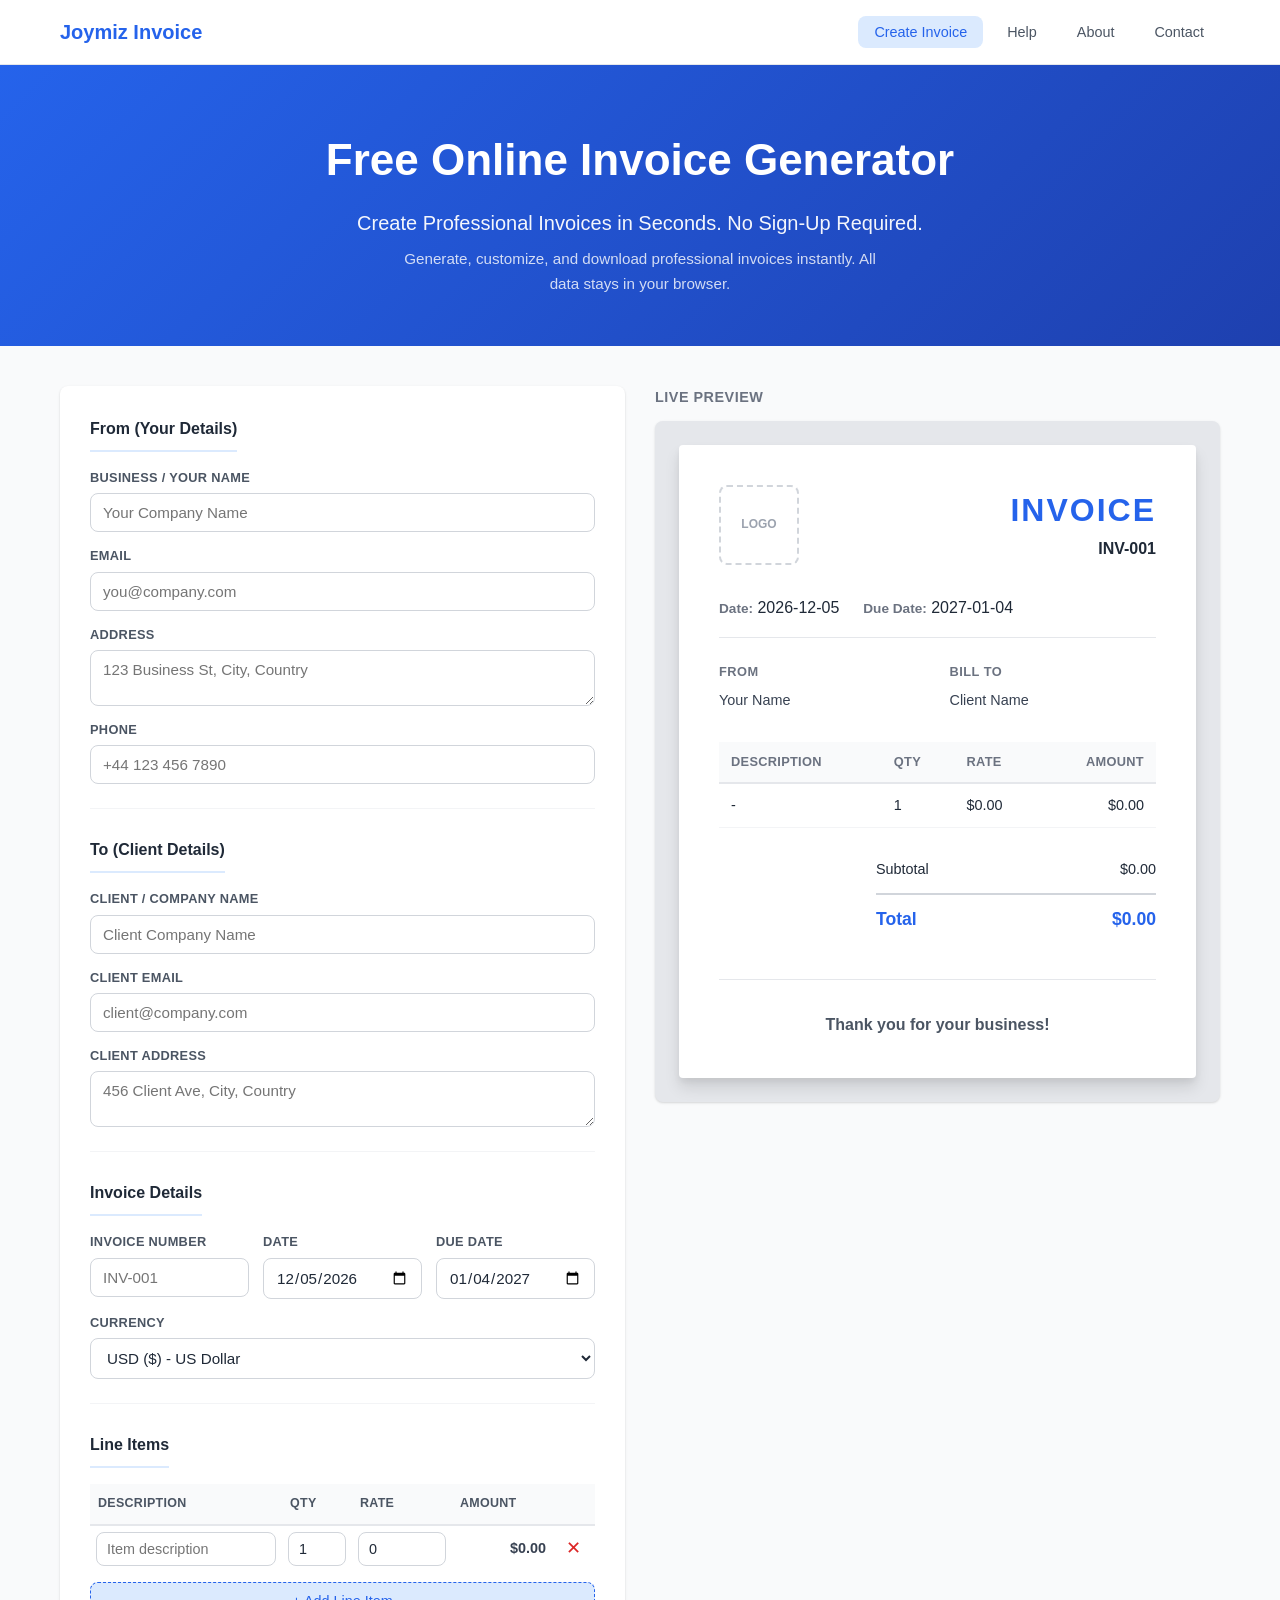
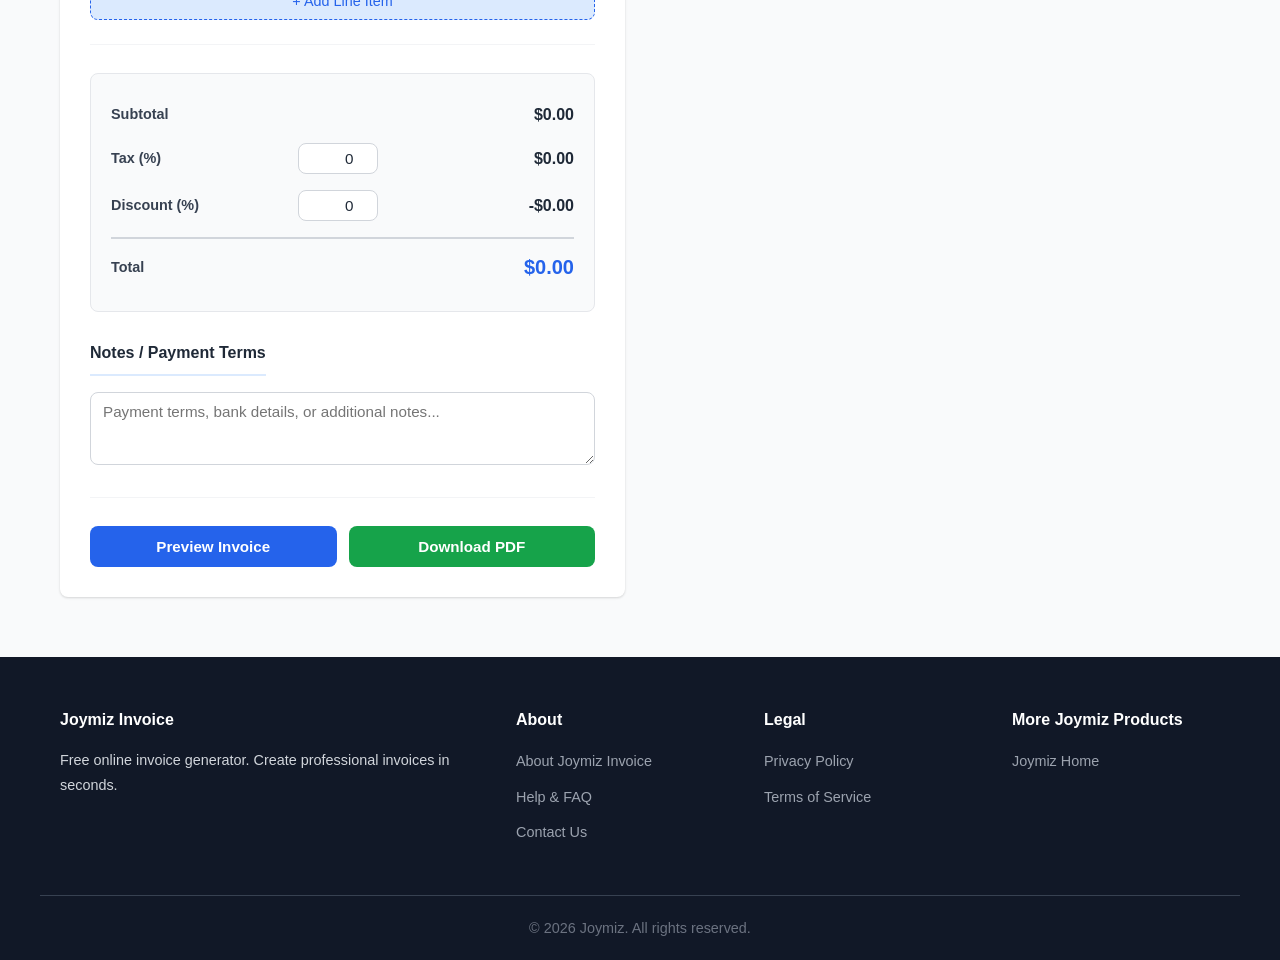
<file: index.html>
<!DOCTYPE html>
<html lang="en">
<head>
    <meta charset="UTF-8">
    <meta name="viewport" content="width=device-width, initial-scale=1.0">
    <meta name="description" content="Free online invoice generator. Create professional invoices in seconds. No sign-up required. Download as PDF instantly.">
    <meta name="keywords" content="invoice generator, free invoice, invoice maker, create invoice online, PDF invoice">
    <title>Joymiz Invoice - Free Online Invoice Generator</title>
    <link rel="stylesheet" href="styles.css">
</head>
<body>
    <header class="header">
        <nav class="nav container">
            <a href="index.html" class="logo">Joymiz Invoice</a>
            <ul class="nav-links">
                <li><a href="index.html" class="active">Create Invoice</a></li>
                <li><a href="help.html">Help</a></li>
                <li><a href="about.html">About</a></li>
                <li><a href="contact.html">Contact</a></li>
            </ul>
            <button class="mobile-menu-btn" aria-label="Toggle menu">
                <span></span><span></span><span></span>
            </button>
        </nav>
    </header>

    <main>
        <section class="hero">
            <div class="container">
                <h1>Free Online Invoice Generator</h1>
                <p class="hero-subtitle">Create Professional Invoices in Seconds. No Sign-Up Required.</p>
                <p class="hero-desc">Generate, customize, and download professional invoices instantly. All data stays in your browser.</p>
            </div>
        </section>

        <section class="invoice-section">
            <div class="container invoice-layout">
                <div class="invoice-form-panel">
                    <form id="invoiceForm">
                        <div class="form-section">
                            <h3 class="section-title">From (Your Details)</h3>
                            <div class="form-row">
                                <div class="form-group full">
                                    <label for="fromName">Business / Your Name</label>
                                    <input type="text" id="fromName" placeholder="Your Company Name">
                                </div>
                            </div>
                            <div class="form-row">
                                <div class="form-group full">
                                    <label for="fromEmail">Email</label>
                                    <input type="email" id="fromEmail" placeholder="you@company.com">
                                </div>
                            </div>
                            <div class="form-row">
                                <div class="form-group full">
                                    <label for="fromAddress">Address</label>
                                    <textarea id="fromAddress" rows="2" placeholder="123 Business St, City, Country"></textarea>
                                </div>
                            </div>
                            <div class="form-row">
                                <div class="form-group full">
                                    <label for="fromPhone">Phone</label>
                                    <input type="tel" id="fromPhone" placeholder="+44 123 456 7890">
                                </div>
                            </div>
                        </div>

                        <div class="form-section">
                            <h3 class="section-title">To (Client Details)</h3>
                            <div class="form-row">
                                <div class="form-group full">
                                    <label for="toName">Client / Company Name</label>
                                    <input type="text" id="toName" placeholder="Client Company Name">
                                </div>
                            </div>
                            <div class="form-row">
                                <div class="form-group full">
                                    <label for="toEmail">Client Email</label>
                                    <input type="email" id="toEmail" placeholder="client@company.com">
                                </div>
                            </div>
                            <div class="form-row">
                                <div class="form-group full">
                                    <label for="toAddress">Client Address</label>
                                    <textarea id="toAddress" rows="2" placeholder="456 Client Ave, City, Country"></textarea>
                                </div>
                            </div>
                        </div>

                        <div class="form-section">
                            <h3 class="section-title">Invoice Details</h3>
                            <div class="form-row three-col">
                                <div class="form-group">
                                    <label for="invoiceNumber">Invoice Number</label>
                                    <input type="text" id="invoiceNumber" placeholder="INV-001">
                                </div>
                                <div class="form-group">
                                    <label for="invoiceDate">Date</label>
                                    <input type="date" id="invoiceDate">
                                </div>
                                <div class="form-group">
                                    <label for="dueDate">Due Date</label>
                                    <input type="date" id="dueDate">
                                </div>
                            </div>
                            <div class="form-row">
                                <div class="form-group full">
                                    <label for="currency">Currency</label>
                                    <select id="currency">
                                        <option value="GBP">GBP (£) - British Pound</option>
                                        <option value="USD" selected>USD ($) - US Dollar</option>
                                        <option value="EUR">EUR (€) - Euro</option>
                                        <option value="CAD">CAD (C$) - Canadian Dollar</option>
                                        <option value="AUD">AUD (A$) - Australian Dollar</option>
                                        <option value="JPY">JPY (¥) - Japanese Yen</option>
                                        <option value="INR">INR (₹) - Indian Rupee</option>
                                        <option value="CHF">CHF (Fr) - Swiss Franc</option>
                                    </select>
                                </div>
                            </div>
                        </div>

                        <div class="form-section">
                            <h3 class="section-title">Line Items</h3>
                            <div class="table-responsive">
                                <table id="itemsTable">
                                    <thead>
                                        <tr>
                                            <th class="col-desc">Description</th>
                                            <th class="col-qty">Qty</th>
                                            <th class="col-rate">Rate</th>
                                            <th class="col-amount">Amount</th>
                                            <th class="col-action"></th>
                                        </tr>
                                    </thead>
                                    <tbody id="itemsBody">
                                        <tr>
                                            <td><input type="text" class="item-desc" placeholder="Item description"></td>
                                            <td><input type="number" class="item-qty" value="1" min="1"></td>
                                            <td><input type="number" class="item-rate" value="0" min="0" step="0.01"></td>
                                            <td class="item-amount">$0.00</td>
                                            <td><button type="button" class="btn-remove" onclick="removeRow(this)" title="Remove">✕</button></td>
                                        </tr>
                                    </tbody>
                                </table>
                            </div>
                            <button type="button" class="btn-add" onclick="addRow()">+ Add Line Item</button>
                        </div>

                        <div class="form-section totals-section">
                            <div class="totals-row">
                                <label>Subtotal</label>
                                <span id="subtotal">$0.00</span>
                            </div>
                            <div class="totals-row">
                                <label>Tax (%)</label>
                                <input type="number" id="taxRate" value="0" min="0" max="100" step="0.1">
                                <span id="taxAmount">$0.00</span>
                            </div>
                            <div class="totals-row">
                                <label>Discount (%)</label>
                                <input type="number" id="discountRate" value="0" min="0" max="100" step="0.1">
                                <span id="discountAmount">-$0.00</span>
                            </div>
                            <div class="totals-row total">
                                <label>Total</label>
                                <span id="totalAmount">$0.00</span>
                            </div>
                        </div>

                        <div class="form-section">
                            <h3 class="section-title">Notes / Payment Terms</h3>
                            <textarea id="notes" rows="3" placeholder="Payment terms, bank details, or additional notes..."></textarea>
                        </div>

                        <div class="form-actions">
                            <button type="button" class="btn btn-primary" onclick="previewInvoice()">Preview Invoice</button>
                            <button type="button" class="btn btn-success" onclick="downloadPDF()">Download PDF</button>
                        </div>
                    </form>
                </div>

                <div class="preview-panel" id="previewPanel">
                    <div class="preview-header">
                        <h3>Live Preview</h3>
                        <button class="btn-close-preview" onclick="togglePreview()">✕</button>
                    </div>
                    <div class="preview-content" id="invoicePreview">
                        <div class="invoice-paper">
                            <div class="invoice-paper-header">
                                <div class="invoice-logo">
                                    <div class="logo-placeholder">LOGO</div>
                                </div>
                                <div class="invoice-title-section">
                                    <h2>INVOICE</h2>
                                    <p><strong id="previewInvNumber">INV-001</strong></p>
                                </div>
                            </div>
                            <div class="invoice-paper-meta">
                                <div class="meta-item">
                                    <span class="meta-label">Date:</span>
                                    <span id="previewDate">-</span>
                                </div>
                                <div class="meta-item">
                                    <span class="meta-label">Due Date:</span>
                                    <span id="previewDueDate">-</span>
                                </div>
                            </div>
                            <div class="invoice-paper-parties">
                                <div class="party">
                                    <h4>From</h4>
                                    <p id="previewFromName">Your Name</p>
                                    <p id="previewFromEmail"></p>
                                    <p id="previewFromAddress"></p>
                                    <p id="previewFromPhone"></p>
                                </div>
                                <div class="party">
                                    <h4>Bill To</h4>
                                    <p id="previewToName">Client Name</p>
                                    <p id="previewToEmail"></p>
                                    <p id="previewToAddress"></p>
                                </div>
                            </div>
                            <table class="invoice-paper-table">
                                <thead>
                                    <tr>
                                        <th>Description</th>
                                        <th>Qty</th>
                                        <th>Rate</th>
                                        <th>Amount</th>
                                    </tr>
                                </thead>
                                <tbody id="previewItems"></tbody>
                            </table>
                            <div class="invoice-paper-totals">
                                <div class="totals-line">
                                    <span>Subtotal</span>
                                    <span id="previewSubtotal">$0.00</span>
                                </div>
                                <div class="totals-line" id="previewTaxLine" style="display:none">
                                    <span>Tax (<span id="previewTaxRate">0</span>%)</span>
                                    <span id="previewTaxAmount">$0.00</span>
                                </div>
                                <div class="totals-line" id="previewDiscountLine" style="display:none">
                                    <span>Discount (<span id="previewDiscountRate">0</span>%)</span>
                                    <span id="previewDiscountAmount">-$0.00</span>
                                </div>
                                <div class="totals-line total">
                                    <span>Total</span>
                                    <span id="previewTotal">$0.00</span>
                                </div>
                            </div>
                            <div class="invoice-paper-footer">
                                <p class="notes" id="previewNotes"></p>
                                <p class="thank-you">Thank you for your business!</p>
                            </div>
                        </div>
                    </div>
                </div>
            </div>
        </section>
    </main>

    <footer class="footer">
        <div class="container footer-grid">
            <div class="footer-col">
                <h4>Joymiz Invoice</h4>
                <p>Free online invoice generator. Create professional invoices in seconds.</p>
            </div>
            <div class="footer-col">
                <h4>About</h4>
                <ul>
                    <li><a href="about.html">About Joymiz Invoice</a></li>
                    <li><a href="help.html">Help & FAQ</a></li>
                    <li><a href="contact.html">Contact Us</a></li>
                </ul>
            </div>
            <div class="footer-col">
                <h4>Legal</h4>
                <ul>
                    <li><a href="privacy.html">Privacy Policy</a></li>
                    <li><a href="terms.html">Terms of Service</a></li>
                </ul>
            </div>
            <div class="footer-col">
                <h4>More Joymiz Products</h4>
                <ul>
                    <li><a href="https://joymiz.com">Joymiz Home</a></li>
                </ul>
            </div>
        </div>
        <div class="footer-bottom">
            <div class="container">
                <p>&copy; 2026 Joymiz. All rights reserved.</p>
            </div>
        </div>
    </footer>

    <script src="script.js"></script>
</body>
</html>
</file>
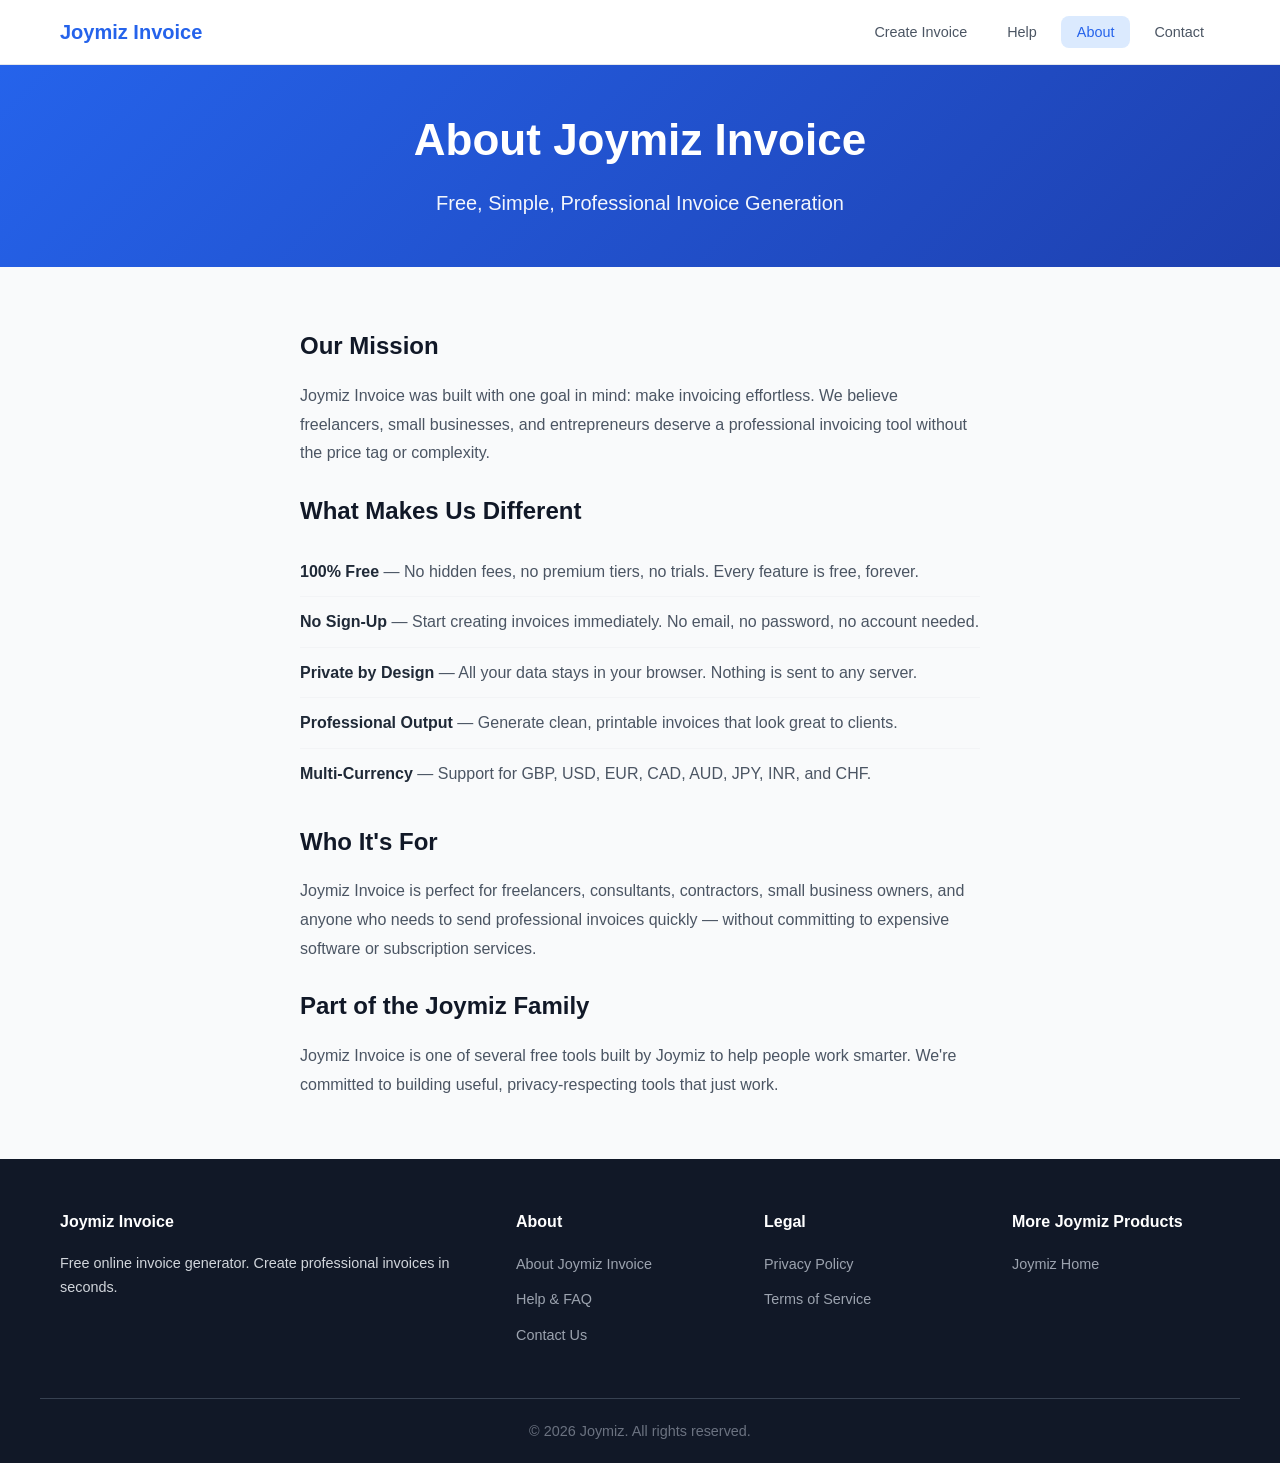
<file: about.html>
<!DOCTYPE html>
<html lang="en">
<head>
    <meta charset="UTF-8">
    <meta name="viewport" content="width=device-width, initial-scale=1.0">
    <meta name="description" content="About Joymiz Invoice - Free online invoice generator for freelancers and small businesses.">
    <title>About - Joymiz Invoice</title>
    <link rel="stylesheet" href="styles.css">
</head>
<body>
    <header class="header">
        <nav class="nav container">
            <a href="index.html" class="logo">Joymiz Invoice</a>
            <ul class="nav-links">
                <li><a href="index.html">Create Invoice</a></li>
                <li><a href="help.html">Help</a></li>
                <li><a href="about.html" class="active">About</a></li>
                <li><a href="contact.html">Contact</a></li>
            </ul>
            <button class="mobile-menu-btn" aria-label="Toggle menu">
                <span></span><span></span><span></span>
            </button>
        </nav>
    </header>

    <main>
        <section class="hero" style="padding:40px 0">
            <div class="container">
                <h1>About Joymiz Invoice</h1>
                <p class="hero-subtitle">Free, Simple, Professional Invoice Generation</p>
            </div>
        </section>

        <section style="padding:60px 0">
            <div class="container" style="max-width:720px">
                <h2 style="margin-bottom:16px;color:var(--gray-900)">Our Mission</h2>
                <p style="margin-bottom:24px;color:var(--gray-600);line-height:1.8">
                    Joymiz Invoice was built with one goal in mind: make invoicing effortless. We believe freelancers, small businesses, and entrepreneurs deserve a professional invoicing tool without the price tag or complexity.
                </p>

                <h2 style="margin-bottom:16px;color:var(--gray-900)">What Makes Us Different</h2>
                <ul style="list-style:none;margin-bottom:24px">
                    <li style="padding:12px 0;border-bottom:1px solid var(--gray-100);color:var(--gray-600)">
                        <strong style="color:var(--gray-800)">100% Free</strong> — No hidden fees, no premium tiers, no trials. Every feature is free, forever.
                    </li>
                    <li style="padding:12px 0;border-bottom:1px solid var(--gray-100);color:var(--gray-600)">
                        <strong style="color:var(--gray-800)">No Sign-Up</strong> — Start creating invoices immediately. No email, no password, no account needed.
                    </li>
                    <li style="padding:12px 0;border-bottom:1px solid var(--gray-100);color:var(--gray-600)">
                        <strong style="color:var(--gray-800)">Private by Design</strong> — All your data stays in your browser. Nothing is sent to any server.
                    </li>
                    <li style="padding:12px 0;border-bottom:1px solid var(--gray-100);color:var(--gray-600)">
                        <strong style="color:var(--gray-800)">Professional Output</strong> — Generate clean, printable invoices that look great to clients.
                    </li>
                    <li style="padding:12px 0;color:var(--gray-600)">
                        <strong style="color:var(--gray-800)">Multi-Currency</strong> — Support for GBP, USD, EUR, CAD, AUD, JPY, INR, and CHF.
                    </li>
                </ul>

                <h2 style="margin-bottom:16px;color:var(--gray-900)">Who It's For</h2>
                <p style="color:var(--gray-600);line-height:1.8;margin-bottom:24px">
                    Joymiz Invoice is perfect for freelancers, consultants, contractors, small business owners, and anyone who needs to send professional invoices quickly — without committing to expensive software or subscription services.
                </p>

                <h2 style="margin-bottom:16px;color:var(--gray-900)">Part of the Joymiz Family</h2>
                <p style="color:var(--gray-600);line-height:1.8">
                    Joymiz Invoice is one of several free tools built by Joymiz to help people work smarter. We're committed to building useful, privacy-respecting tools that just work.
                </p>
            </div>
        </section>
    </main>

    <footer class="footer">
        <div class="container footer-grid">
            <div class="footer-col">
                <h4>Joymiz Invoice</h4>
                <p>Free online invoice generator. Create professional invoices in seconds.</p>
            </div>
            <div class="footer-col">
                <h4>About</h4>
                <ul>
                    <li><a href="about.html">About Joymiz Invoice</a></li>
                    <li><a href="help.html">Help & FAQ</a></li>
                    <li><a href="contact.html">Contact Us</a></li>
                </ul>
            </div>
            <div class="footer-col">
                <h4>Legal</h4>
                <ul>
                    <li><a href="privacy.html">Privacy Policy</a></li>
                    <li><a href="terms.html">Terms of Service</a></li>
                </ul>
            </div>
            <div class="footer-col">
                <h4>More Joymiz Products</h4>
                <ul>
                    <li><a href="https://joymiz.com">Joymiz Home</a></li>
                </ul>
            </div>
        </div>
        <div class="footer-bottom">
            <div class="container">
                <p>&copy; 2026 Joymiz. All rights reserved.</p>
            </div>
        </div>
    </footer>

    <script>
    document.querySelector('.mobile-menu-btn').addEventListener('click', function() {
        document.querySelector('.nav-links').classList.toggle('active');
    });
    </script>
</body>
</html>
</file>
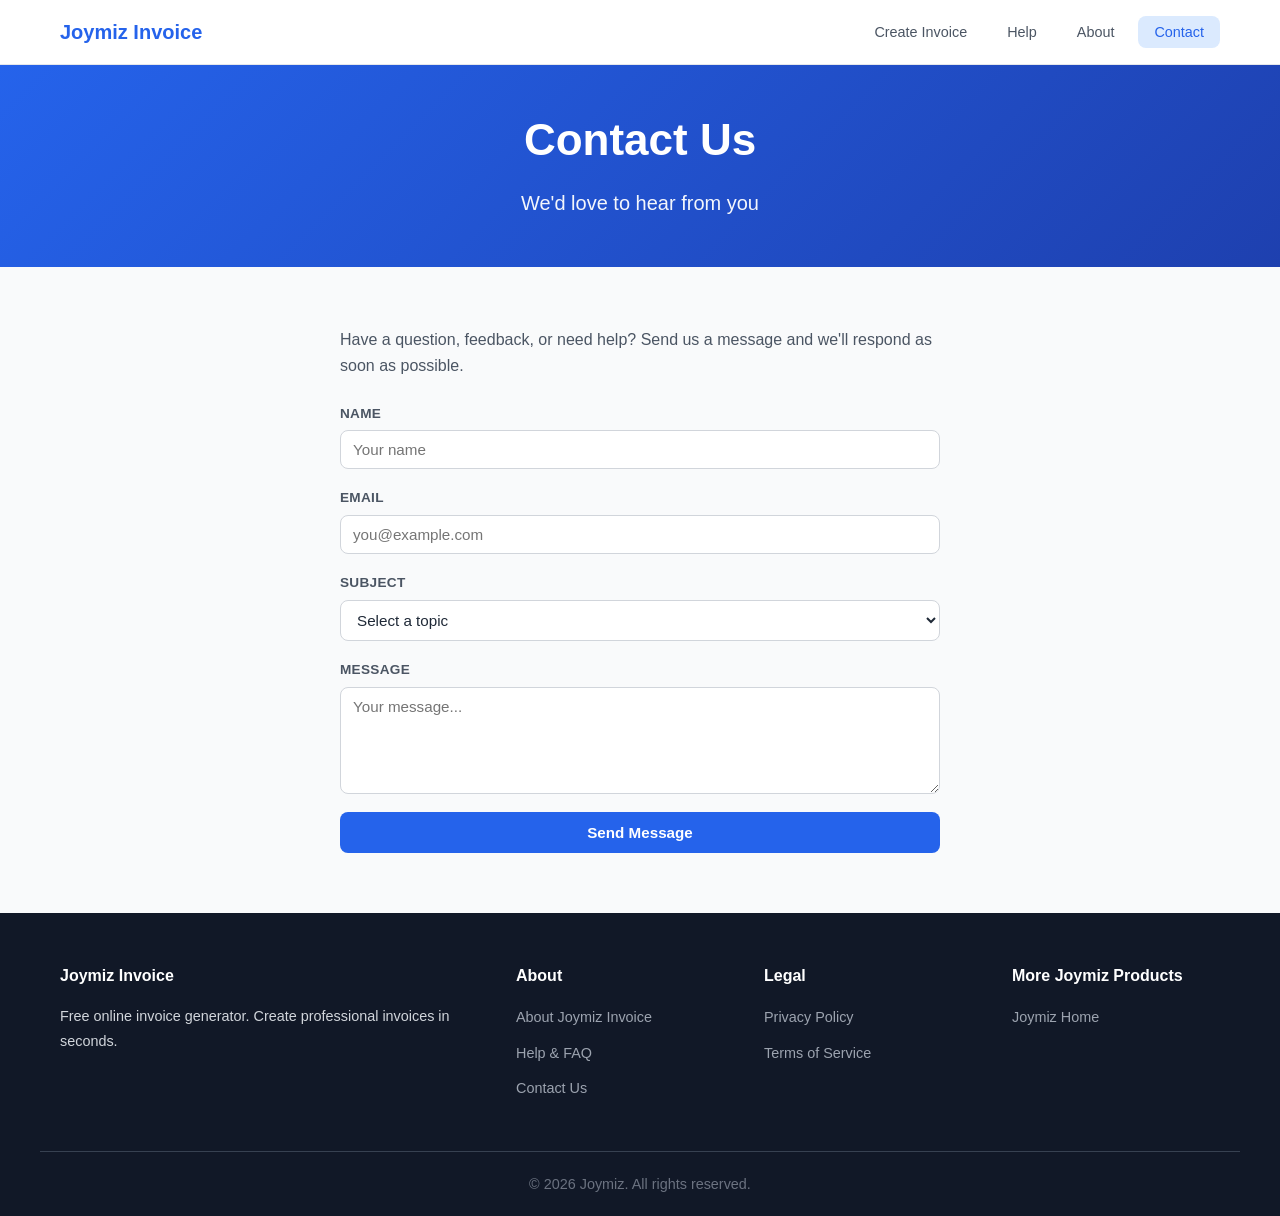
<file: contact.html>
<!DOCTYPE html>
<html lang="en">
<head>
    <meta charset="UTF-8">
    <meta name="viewport" content="width=device-width, initial-scale=1.0">
    <meta name="description" content="Contact Joymiz Invoice - Get in touch with questions or feedback.">
    <title>Contact Us - Joymiz Invoice</title>
    <link rel="stylesheet" href="styles.css">
    <style>
        .contact-form { max-width: 600px; }
        .contact-form .form-group { margin-bottom: 18px; }
        .contact-form label {
            display: block;
            font-size: 0.85rem;
            font-weight: 600;
            color: var(--gray-600);
            margin-bottom: 6px;
        }
        .contact-success {
            display: none;
            padding: 24px;
            background: #f0fdf4;
            border: 1px solid #bbf7d0;
            border-radius: var(--radius);
            color: #166534;
            text-align: center;
        }
        .contact-success.show { display: block; }
    </style>
</head>
<body>
    <header class="header">
        <nav class="nav container">
            <a href="index.html" class="logo">Joymiz Invoice</a>
            <ul class="nav-links">
                <li><a href="index.html">Create Invoice</a></li>
                <li><a href="help.html">Help</a></li>
                <li><a href="about.html">About</a></li>
                <li><a href="contact.html" class="active">Contact</a></li>
            </ul>
            <button class="mobile-menu-btn" aria-label="Toggle menu">
                <span></span><span></span><span></span>
            </button>
        </nav>
    </header>

    <main>
        <section class="hero" style="padding:40px 0">
            <div class="container">
                <h1>Contact Us</h1>
                <p class="hero-subtitle">We'd love to hear from you</p>
            </div>
        </section>

        <section style="padding:60px 0">
            <div class="container">
                <div class="contact-form" style="margin:0 auto">
                    <p style="color:var(--gray-600);margin-bottom:24px">
                        Have a question, feedback, or need help? Send us a message and we'll respond as soon as possible.
                    </p>

                    <form id="contactForm">
                        <div class="form-group">
                            <label for="contactName">Name</label>
                            <input type="text" id="contactName" placeholder="Your name" required>
                        </div>
                        <div class="form-group">
                            <label for="contactEmail">Email</label>
                            <input type="email" id="contactEmail" placeholder="you@example.com" required>
                        </div>
                        <div class="form-group">
                            <label for="contactSubject">Subject</label>
                            <select id="contactSubject" required>
                                <option value="">Select a topic</option>
                                <option value="general">General Question</option>
                                <option value="bug">Bug Report</option>
                                <option value="feature">Feature Request</option>
                                <option value="other">Other</option>
                            </select>
                        </div>
                        <div class="form-group">
                            <label for="contactMessage">Message</label>
                            <textarea id="contactMessage" rows="5" placeholder="Your message..." required></textarea>
                        </div>
                        <button type="submit" class="btn btn-primary" style="width:100%">Send Message</button>
                    </form>

                    <div class="contact-success" id="contactSuccess">
                        <h3 style="margin-bottom:8px">Message Sent!</h3>
                        <p>Thank you for reaching out. We'll get back to you soon.</p>
                        <button class="btn btn-primary" style="margin-top:16px" onclick="resetForm()">Send Another</button>
                    </div>
                </div>
            </div>
        </section>
    </main>

    <footer class="footer">
        <div class="container footer-grid">
            <div class="footer-col">
                <h4>Joymiz Invoice</h4>
                <p>Free online invoice generator. Create professional invoices in seconds.</p>
            </div>
            <div class="footer-col">
                <h4>About</h4>
                <ul>
                    <li><a href="about.html">About Joymiz Invoice</a></li>
                    <li><a href="help.html">Help & FAQ</a></li>
                    <li><a href="contact.html">Contact Us</a></li>
                </ul>
            </div>
            <div class="footer-col">
                <h4>Legal</h4>
                <ul>
                    <li><a href="privacy.html">Privacy Policy</a></li>
                    <li><a href="terms.html">Terms of Service</a></li>
                </ul>
            </div>
            <div class="footer-col">
                <h4>More Joymiz Products</h4>
                <ul>
                    <li><a href="https://joymiz.com">Joymiz Home</a></li>
                </ul>
            </div>
        </div>
        <div class="footer-bottom">
            <div class="container">
                <p>&copy; 2026 Joymiz. All rights reserved.</p>
            </div>
        </div>
    </footer>

    <script>
    document.querySelector('.mobile-menu-btn').addEventListener('click', function() {
        document.querySelector('.nav-links').classList.toggle('active');
    });

    document.getElementById('contactForm').addEventListener('submit', function(e) {
        e.preventDefault();
        const name = document.getElementById('contactName').value;
        const email = document.getElementById('contactEmail').value;
        const subject = document.getElementById('contactSubject').value;
        const message = document.getElementById('contactMessage').value;

        // For static hosting, mailto link as fallback
        const mailtoLink = `mailto:support@joymiz.com?subject=Joymiz Invoice - ${encodeURIComponent(subject)}&body=${encodeURIComponent('Name: ' + name + '\nEmail: ' + email + '\n\n' + message)}`;
        window.location.href = mailtoLink;

        document.getElementById('contactForm').style.display = 'none';
        document.getElementById('contactSuccess').classList.add('show');
    });

    function resetForm() {
        document.getElementById('contactForm').reset();
        document.getElementById('contactForm').style.display = 'block';
        document.getElementById('contactSuccess').classList.remove('show');
    }
    </script>
</body>
</html>
</file>
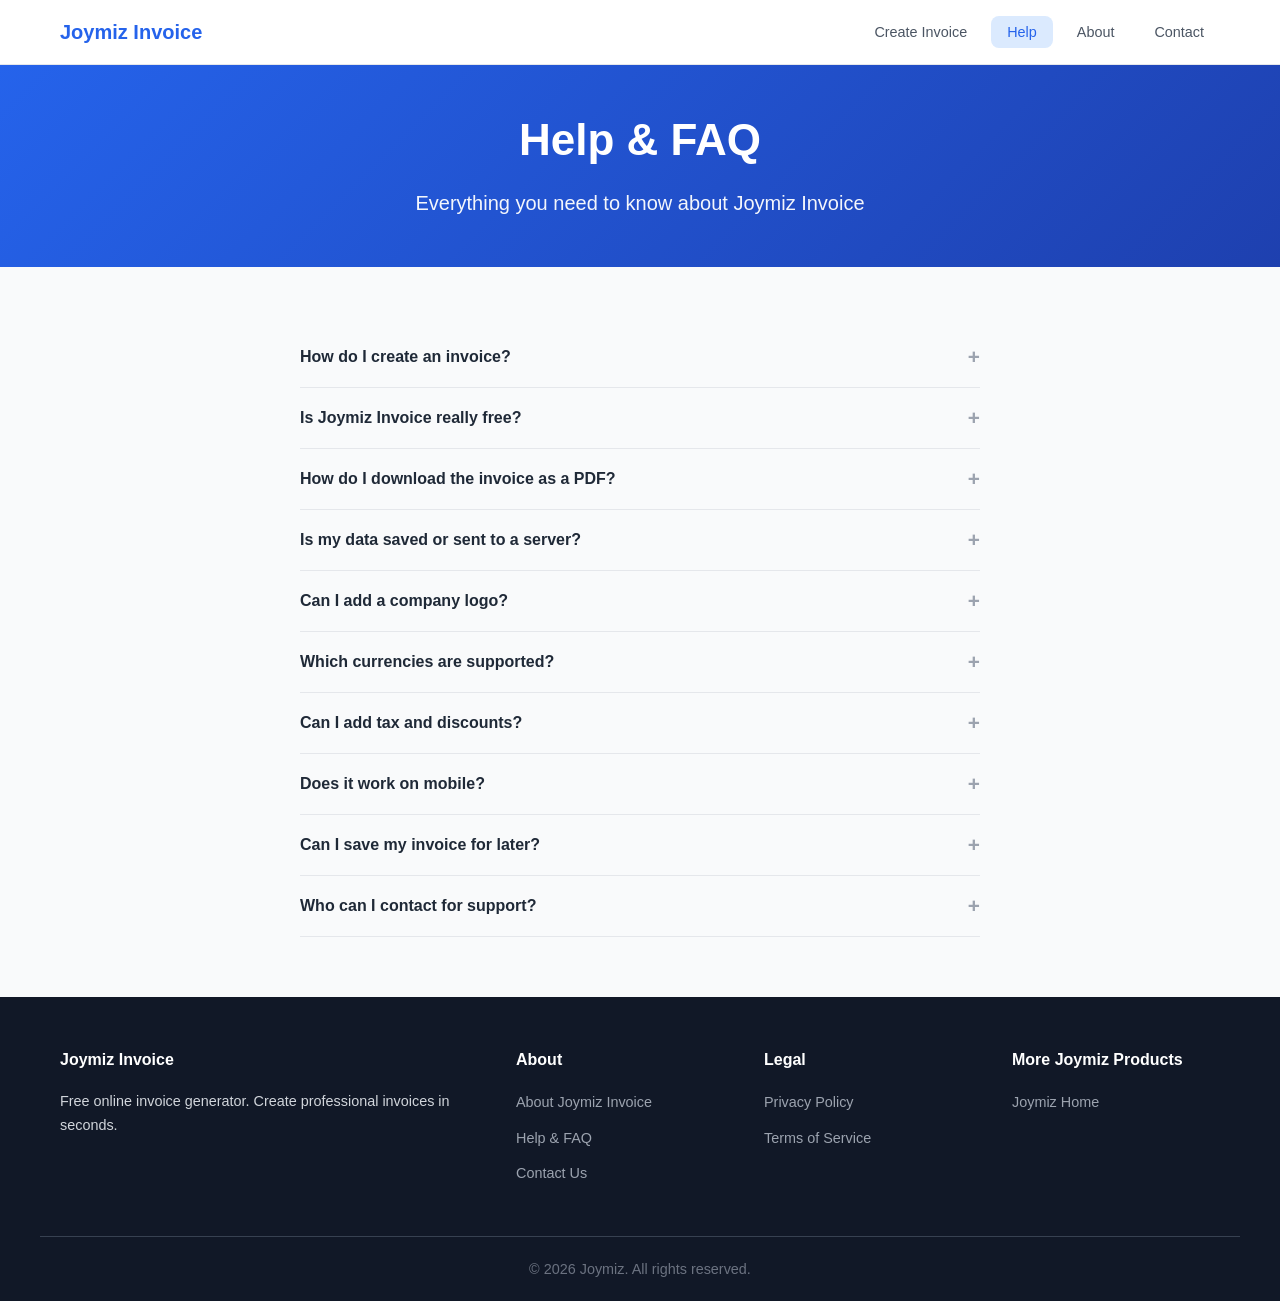
<file: help.html>
<!DOCTYPE html>
<html lang="en">
<head>
    <meta charset="UTF-8">
    <meta name="viewport" content="width=device-width, initial-scale=1.0">
    <meta name="description" content="Help and FAQ for Joymiz Invoice - Learn how to create invoices, download PDFs, and more.">
    <title>Help & FAQ - Joymiz Invoice</title>
    <link rel="stylesheet" href="styles.css">
    <style>
        .faq-list { list-style: none; }
        .faq-item { border-bottom: 1px solid var(--gray-200); }
        .faq-q {
            width: 100%;
            background: none;
            border: none;
            padding: 18px 0;
            font-size: 1rem;
            font-weight: 600;
            color: var(--gray-800);
            text-align: left;
            cursor: pointer;
            display: flex;
            justify-content: space-between;
            align-items: center;
            font-family: inherit;
        }
        .faq-q:hover { color: var(--primary); }
        .faq-q::after { content: '+'; font-size: 1.3rem; color: var(--gray-400); transition: transform 0.2s; }
        .faq-item.open .faq-q::after { transform: rotate(45deg); }
        .faq-a {
            max-height: 0;
            overflow: hidden;
            transition: max-height 0.3s ease, padding 0.3s ease;
            color: var(--gray-600);
            line-height: 1.7;
            font-size: 0.95rem;
        }
        .faq-item.open .faq-a {
            max-height: 300px;
            padding-bottom: 18px;
        }
    </style>
</head>
<body>
    <header class="header">
        <nav class="nav container">
            <a href="index.html" class="logo">Joymiz Invoice</a>
            <ul class="nav-links">
                <li><a href="index.html">Create Invoice</a></li>
                <li><a href="help.html" class="active">Help</a></li>
                <li><a href="about.html">About</a></li>
                <li><a href="contact.html">Contact</a></li>
            </ul>
            <button class="mobile-menu-btn" aria-label="Toggle menu">
                <span></span><span></span><span></span>
            </button>
        </nav>
    </header>

    <main>
        <section class="hero" style="padding:40px 0">
            <div class="container">
                <h1>Help & FAQ</h1>
                <p class="hero-subtitle">Everything you need to know about Joymiz Invoice</p>
            </div>
        </section>

        <section style="padding:60px 0">
            <div class="container" style="max-width:720px">
                <ul class="faq-list">
                    <li class="faq-item">
                        <button class="faq-q">How do I create an invoice?</button>
                        <div class="faq-a">
                            <p>Simply fill in your details (From), your client's details (To), invoice number, dates, and line items. The invoice preview updates in real-time. Click "Download PDF" when ready.</p>
                        </div>
                    </li>
                    <li class="faq-item">
                        <button class="faq-q">Is Joymiz Invoice really free?</button>
                        <div class="faq-a">
                            <p>Yes, completely free. No sign-up, no trials, no hidden fees. All features are available to everyone, forever.</p>
                        </div>
                    </li>
                    <li class="faq-item">
                        <button class="faq-q">How do I download the invoice as a PDF?</button>
                        <div class="faq-a">
                            <p>Click the "Download PDF" button. This opens your browser's print dialog. Select "Save as PDF" as the destination, then save. The invoice is formatted for clean PDF output.</p>
                        </div>
                    </li>
                    <li class="faq-item">
                        <button class="faq-q">Is my data saved or sent to a server?</button>
                        <div class="faq-a">
                            <p>No. All data stays in your browser. Nothing is sent to any server. When you close the page, all data is gone unless you've saved the PDF.</p>
                        </div>
                    </li>
                    <li class="faq-item">
                        <button class="faq-q">Can I add a company logo?</button>
                        <div class="faq-a">
                            <p>The invoice includes a logo placeholder. You can replace it with your logo by editing the HTML before printing, or by using the print dialog's header options.</p>
                        </div>
                    </li>
                    <li class="faq-item">
                        <button class="faq-q">Which currencies are supported?</button>
                        <div class="faq-a">
                            <p>We support GBP (£), USD ($), EUR (€), CAD (C$), AUD (A$), JPY (¥), INR (₹), and CHF (Fr). Select your currency from the dropdown.</p>
                        </div>
                    </li>
                    <li class="faq-item">
                        <button class="faq-q">Can I add tax and discounts?</button>
                        <div class="faq-a">
                            <p>Yes. Enter your tax rate and/or discount percentage. The totals update automatically in both the form and the preview.</p>
                        </div>
                    </li>
                    <li class="faq-item">
                        <button class="faq-q">Does it work on mobile?</button>
                        <div class="faq-a">
                            <p>Yes. The invoice generator is fully responsive and works on phones, tablets, and desktops. On mobile, tap "Preview Invoice" to see the full preview.</p>
                        </div>
                    </li>
                    <li class="faq-item">
                        <button class="faq-q">Can I save my invoice for later?</button>
                        <div class="faq-a">
                            <p>Since all data stays in your browser, it's not saved automatically. Download the PDF to keep a copy. For recurring invoices, save the PDF and duplicate it as needed.</p>
                        </div>
                    </li>
                    <li class="faq-item">
                        <button class="faq-q">Who can I contact for support?</button>
                        <div class="faq-a">
                            <p>Visit our <a href="contact.html">Contact page</a> to send us a message. We'll get back to you as soon as possible.</p>
                        </div>
                    </li>
                </ul>
            </div>
        </section>
    </main>

    <footer class="footer">
        <div class="container footer-grid">
            <div class="footer-col">
                <h4>Joymiz Invoice</h4>
                <p>Free online invoice generator. Create professional invoices in seconds.</p>
            </div>
            <div class="footer-col">
                <h4>About</h4>
                <ul>
                    <li><a href="about.html">About Joymiz Invoice</a></li>
                    <li><a href="help.html">Help & FAQ</a></li>
                    <li><a href="contact.html">Contact Us</a></li>
                </ul>
            </div>
            <div class="footer-col">
                <h4>Legal</h4>
                <ul>
                    <li><a href="privacy.html">Privacy Policy</a></li>
                    <li><a href="terms.html">Terms of Service</a></li>
                </ul>
            </div>
            <div class="footer-col">
                <h4>More Joymiz Products</h4>
                <ul>
                    <li><a href="https://joymiz.com">Joymiz Home</a></li>
                </ul>
            </div>
        </div>
        <div class="footer-bottom">
            <div class="container">
                <p>&copy; 2026 Joymiz. All rights reserved.</p>
            </div>
        </div>
    </footer>

    <script>
    document.querySelector('.mobile-menu-btn').addEventListener('click', function() {
        document.querySelector('.nav-links').classList.toggle('active');
    });
    document.querySelectorAll('.faq-q').forEach(btn => {
        btn.addEventListener('click', () => {
            const item = btn.parentElement;
            const wasOpen = item.classList.contains('open');
            document.querySelectorAll('.faq-item').forEach(i => i.classList.remove('open'));
            if (!wasOpen) item.classList.add('open');
        });
    });
    </script>
</body>
</html>
</file>
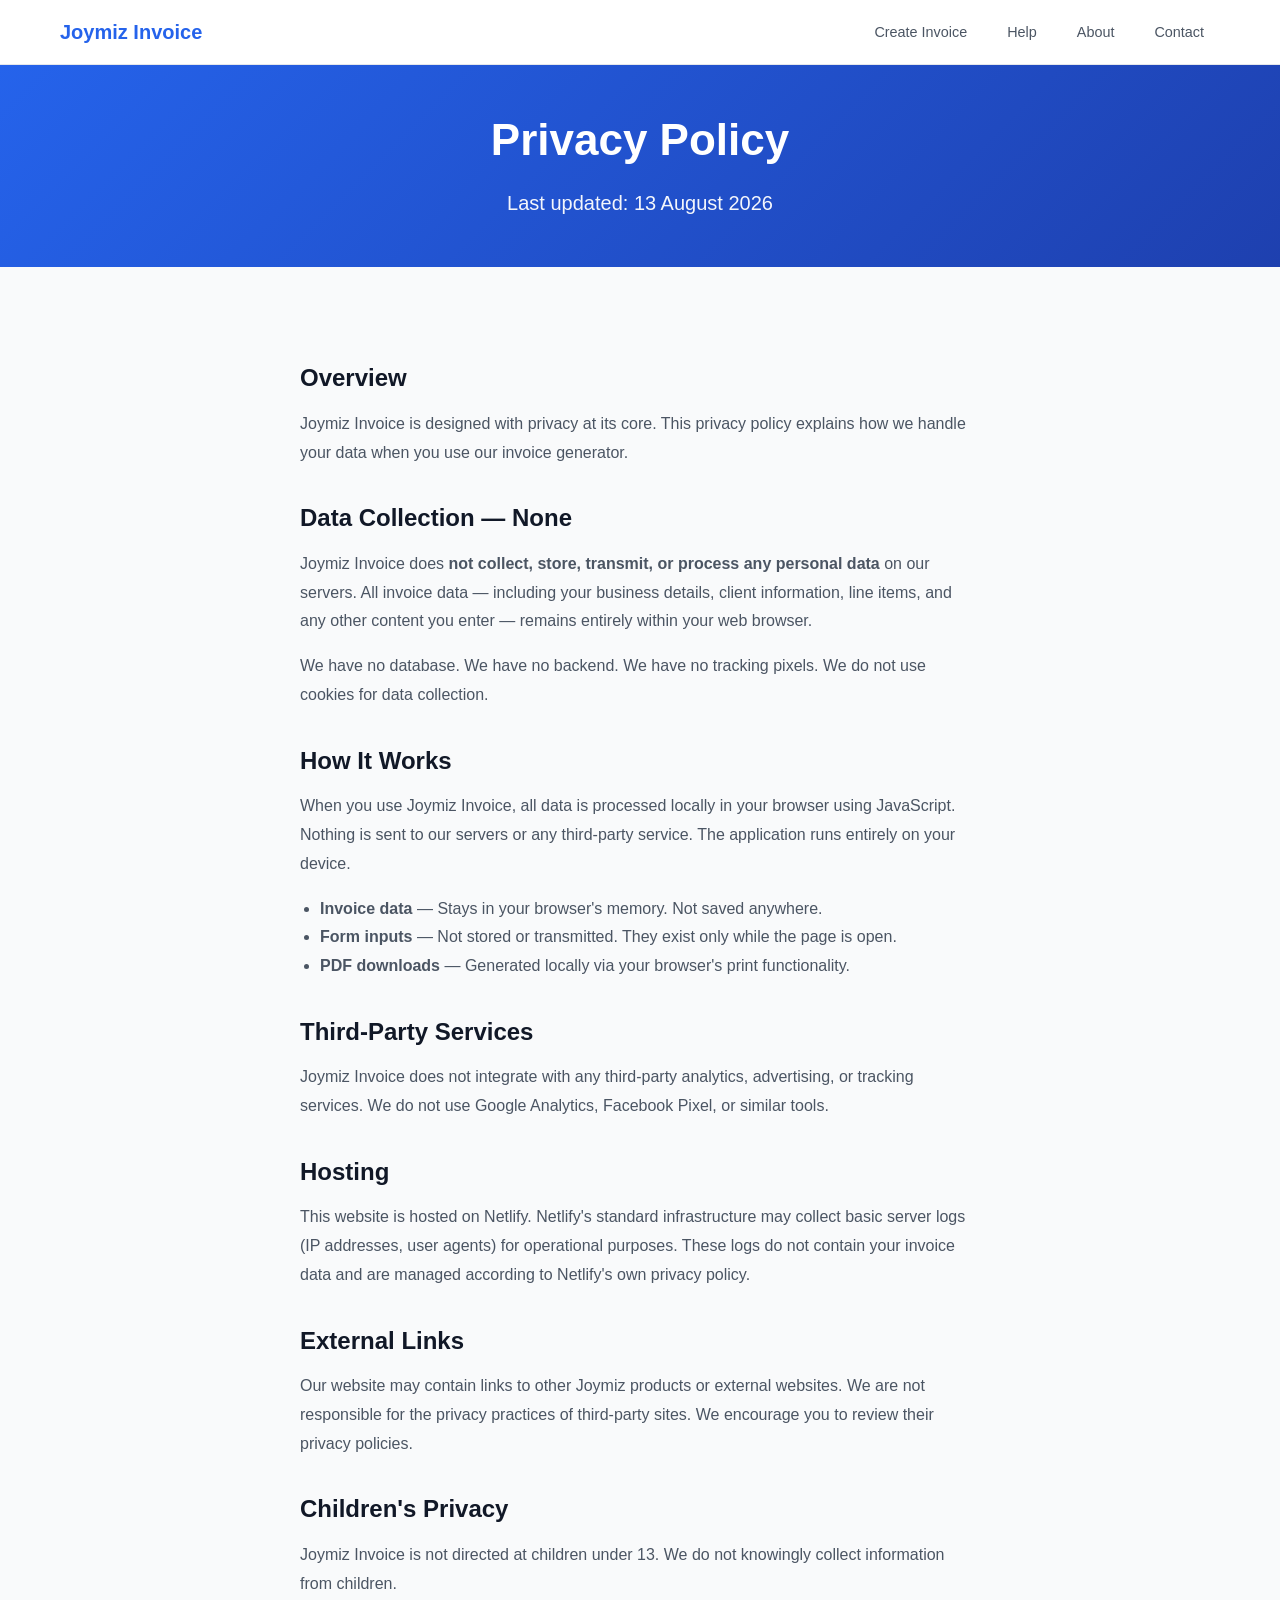
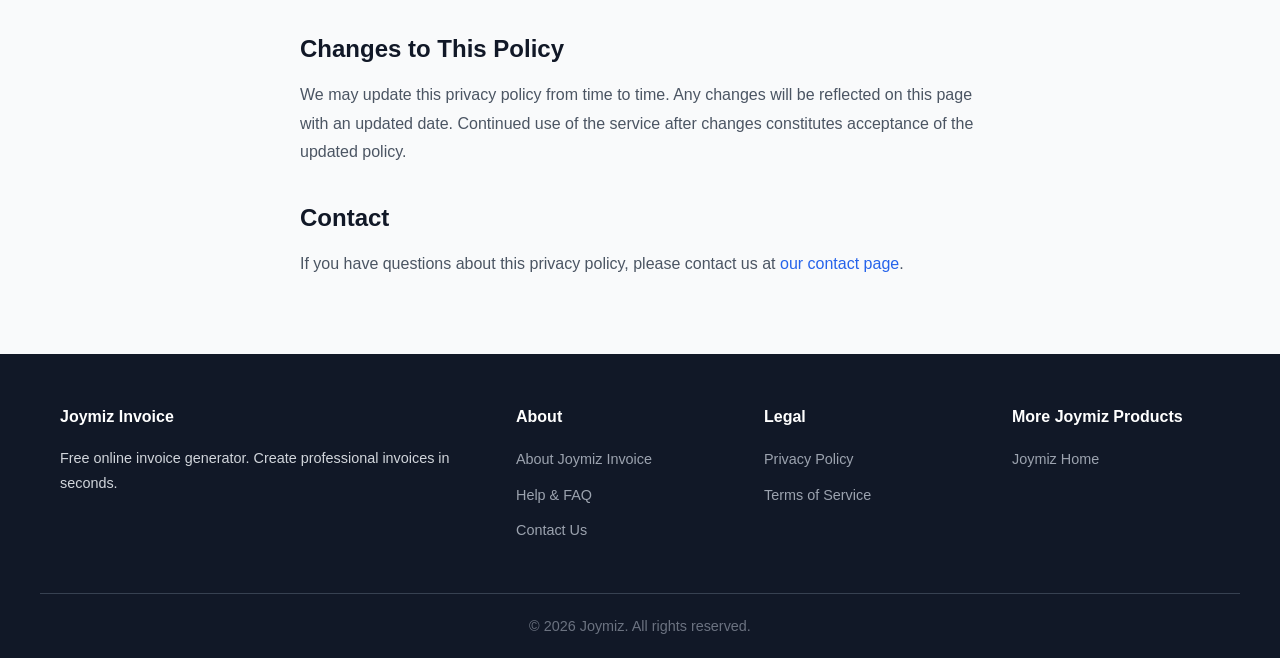
<file: privacy.html>
<!DOCTYPE html>
<html lang="en">
<head>
    <meta charset="UTF-8">
    <meta name="viewport" content="width=device-width, initial-scale=1.0">
    <meta name="description" content="Privacy Policy for Joymiz Invoice - Your data stays in your browser.">
    <title>Privacy Policy - Joymiz Invoice</title>
    <link rel="stylesheet" href="styles.css">
    <style>
        .legal-content { max-width: 720px; }
        .legal-content h2 { margin: 32px 0 12px; color: var(--gray-900); }
        .legal-content p { color: var(--gray-600); line-height: 1.8; margin-bottom: 16px; }
        .legal-content ul { margin: 0 0 16px 20px; color: var(--gray-600); line-height: 1.8; }
    </style>
</head>
<body>
    <header class="header">
        <nav class="nav container">
            <a href="index.html" class="logo">Joymiz Invoice</a>
            <ul class="nav-links">
                <li><a href="index.html">Create Invoice</a></li>
                <li><a href="help.html">Help</a></li>
                <li><a href="about.html">About</a></li>
                <li><a href="contact.html">Contact</a></li>
            </ul>
            <button class="mobile-menu-btn" aria-label="Toggle menu">
                <span></span><span></span><span></span>
            </button>
        </nav>
    </header>

    <main>
        <section class="hero" style="padding:40px 0">
            <div class="container">
                <h1>Privacy Policy</h1>
                <p class="hero-subtitle">Last updated: 13 August 2026</p>
            </div>
        </section>

        <section style="padding:60px 0">
            <div class="container legal-content">
                <h2>Overview</h2>
                <p>
                    Joymiz Invoice is designed with privacy at its core. This privacy policy explains how we handle your data when you use our invoice generator.
                </p>

                <h2>Data Collection — None</h2>
                <p>
                    Joymiz Invoice does <strong>not collect, store, transmit, or process any personal data</strong> on our servers. All invoice data — including your business details, client information, line items, and any other content you enter — remains entirely within your web browser.
                </p>
                <p>
                    We have no database. We have no backend. We have no tracking pixels. We do not use cookies for data collection.
                </p>

                <h2>How It Works</h2>
                <p>
                    When you use Joymiz Invoice, all data is processed locally in your browser using JavaScript. Nothing is sent to our servers or any third-party service. The application runs entirely on your device.
                </p>
                <ul>
                    <li><strong>Invoice data</strong> — Stays in your browser's memory. Not saved anywhere.</li>
                    <li><strong>Form inputs</strong> — Not stored or transmitted. They exist only while the page is open.</li>
                    <li><strong>PDF downloads</strong> — Generated locally via your browser's print functionality.</li>
                </ul>

                <h2>Third-Party Services</h2>
                <p>
                    Joymiz Invoice does not integrate with any third-party analytics, advertising, or tracking services. We do not use Google Analytics, Facebook Pixel, or similar tools.
                </p>

                <h2>Hosting</h2>
                <p>
                    This website is hosted on Netlify. Netlify's standard infrastructure may collect basic server logs (IP addresses, user agents) for operational purposes. These logs do not contain your invoice data and are managed according to Netlify's own privacy policy.
                </p>

                <h2>External Links</h2>
                <p>
                    Our website may contain links to other Joymiz products or external websites. We are not responsible for the privacy practices of third-party sites. We encourage you to review their privacy policies.
                </p>

                <h2>Children's Privacy</h2>
                <p>
                    Joymiz Invoice is not directed at children under 13. We do not knowingly collect information from children.
                </p>

                <h2>Changes to This Policy</h2>
                <p>
                    We may update this privacy policy from time to time. Any changes will be reflected on this page with an updated date. Continued use of the service after changes constitutes acceptance of the updated policy.
                </p>

                <h2>Contact</h2>
                <p>
                    If you have questions about this privacy policy, please contact us at <a href="contact.html">our contact page</a>.
                </p>
            </div>
        </section>
    </main>

    <footer class="footer">
        <div class="container footer-grid">
            <div class="footer-col">
                <h4>Joymiz Invoice</h4>
                <p>Free online invoice generator. Create professional invoices in seconds.</p>
            </div>
            <div class="footer-col">
                <h4>About</h4>
                <ul>
                    <li><a href="about.html">About Joymiz Invoice</a></li>
                    <li><a href="help.html">Help & FAQ</a></li>
                    <li><a href="contact.html">Contact Us</a></li>
                </ul>
            </div>
            <div class="footer-col">
                <h4>Legal</h4>
                <ul>
                    <li><a href="privacy.html">Privacy Policy</a></li>
                    <li><a href="terms.html">Terms of Service</a></li>
                </ul>
            </div>
            <div class="footer-col">
                <h4>More Joymiz Products</h4>
                <ul>
                    <li><a href="https://joymiz.com">Joymiz Home</a></li>
                </ul>
            </div>
        </div>
        <div class="footer-bottom">
            <div class="container">
                <p>&copy; 2026 Joymiz. All rights reserved.</p>
            </div>
        </div>
    </footer>

    <script>
    document.querySelector('.mobile-menu-btn').addEventListener('click', function() {
        document.querySelector('.nav-links').classList.toggle('active');
    });
    </script>
</body>
</html>
</file>
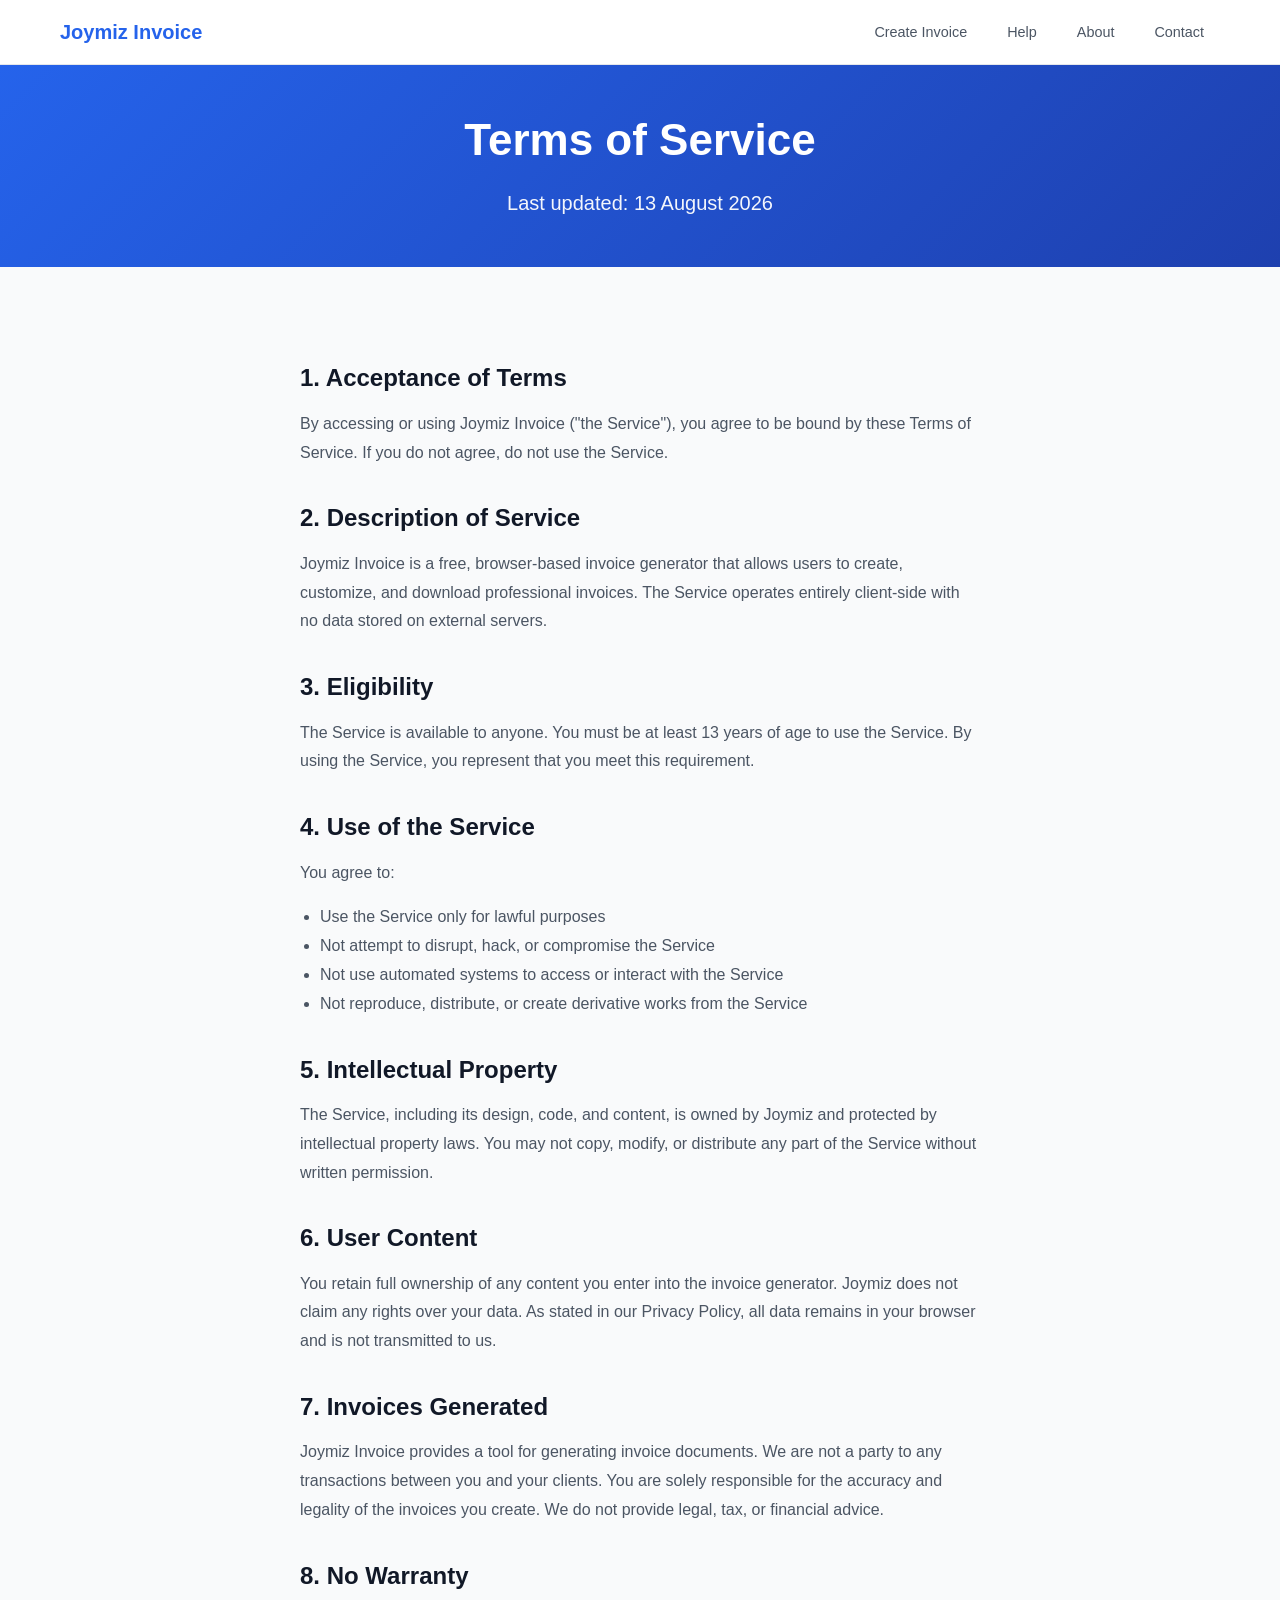
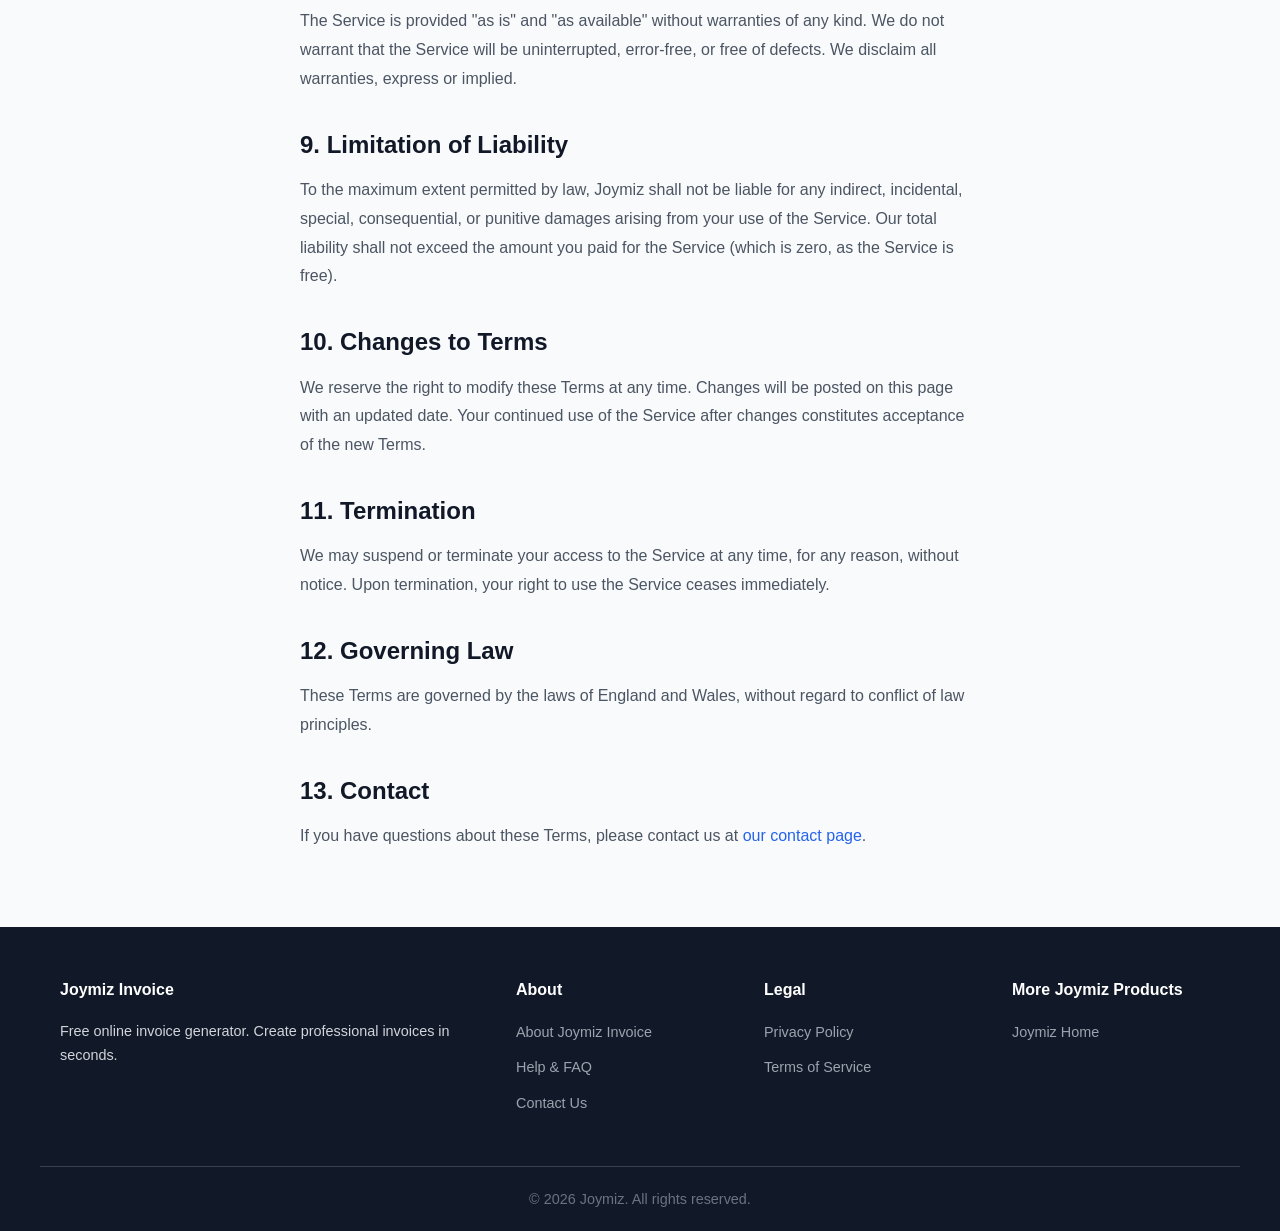
<file: terms.html>
<!DOCTYPE html>
<html lang="en">
<head>
    <meta charset="UTF-8">
    <meta name="viewport" content="width=device-width, initial-scale=1.0">
    <meta name="description" content="Terms of Service for Joymiz Invoice - Free online invoice generator.">
    <title>Terms of Service - Joymiz Invoice</title>
    <link rel="stylesheet" href="styles.css">
    <style>
        .legal-content { max-width: 720px; }
        .legal-content h2 { margin: 32px 0 12px; color: var(--gray-900); }
        .legal-content p { color: var(--gray-600); line-height: 1.8; margin-bottom: 16px; }
        .legal-content ul { margin: 0 0 16px 20px; color: var(--gray-600); line-height: 1.8; }
    </style>
</head>
<body>
    <header class="header">
        <nav class="nav container">
            <a href="index.html" class="logo">Joymiz Invoice</a>
            <ul class="nav-links">
                <li><a href="index.html">Create Invoice</a></li>
                <li><a href="help.html">Help</a></li>
                <li><a href="about.html">About</a></li>
                <li><a href="contact.html">Contact</a></li>
            </ul>
            <button class="mobile-menu-btn" aria-label="Toggle menu">
                <span></span><span></span><span></span>
            </button>
        </nav>
    </header>

    <main>
        <section class="hero" style="padding:40px 0">
            <div class="container">
                <h1>Terms of Service</h1>
                <p class="hero-subtitle">Last updated: 13 August 2026</p>
            </div>
        </section>

        <section style="padding:60px 0">
            <div class="container legal-content">
                <h2>1. Acceptance of Terms</h2>
                <p>
                    By accessing or using Joymiz Invoice ("the Service"), you agree to be bound by these Terms of Service. If you do not agree, do not use the Service.
                </p>

                <h2>2. Description of Service</h2>
                <p>
                    Joymiz Invoice is a free, browser-based invoice generator that allows users to create, customize, and download professional invoices. The Service operates entirely client-side with no data stored on external servers.
                </p>

                <h2>3. Eligibility</h2>
                <p>
                    The Service is available to anyone. You must be at least 13 years of age to use the Service. By using the Service, you represent that you meet this requirement.
                </p>

                <h2>4. Use of the Service</h2>
                <p>You agree to:</p>
                <ul>
                    <li>Use the Service only for lawful purposes</li>
                    <li>Not attempt to disrupt, hack, or compromise the Service</li>
                    <li>Not use automated systems to access or interact with the Service</li>
                    <li>Not reproduce, distribute, or create derivative works from the Service</li>
                </ul>

                <h2>5. Intellectual Property</h2>
                <p>
                    The Service, including its design, code, and content, is owned by Joymiz and protected by intellectual property laws. You may not copy, modify, or distribute any part of the Service without written permission.
                </p>

                <h2>6. User Content</h2>
                <p>
                    You retain full ownership of any content you enter into the invoice generator. Joymiz does not claim any rights over your data. As stated in our Privacy Policy, all data remains in your browser and is not transmitted to us.
                </p>

                <h2>7. Invoices Generated</h2>
                <p>
                    Joymiz Invoice provides a tool for generating invoice documents. We are not a party to any transactions between you and your clients. You are solely responsible for the accuracy and legality of the invoices you create. We do not provide legal, tax, or financial advice.
                </p>

                <h2>8. No Warranty</h2>
                <p>
                    The Service is provided "as is" and "as available" without warranties of any kind. We do not warrant that the Service will be uninterrupted, error-free, or free of defects. We disclaim all warranties, express or implied.
                </p>

                <h2>9. Limitation of Liability</h2>
                <p>
                    To the maximum extent permitted by law, Joymiz shall not be liable for any indirect, incidental, special, consequential, or punitive damages arising from your use of the Service. Our total liability shall not exceed the amount you paid for the Service (which is zero, as the Service is free).
                </p>

                <h2>10. Changes to Terms</h2>
                <p>
                    We reserve the right to modify these Terms at any time. Changes will be posted on this page with an updated date. Your continued use of the Service after changes constitutes acceptance of the new Terms.
                </p>

                <h2>11. Termination</h2>
                <p>
                    We may suspend or terminate your access to the Service at any time, for any reason, without notice. Upon termination, your right to use the Service ceases immediately.
                </p>

                <h2>12. Governing Law</h2>
                <p>
                    These Terms are governed by the laws of England and Wales, without regard to conflict of law principles.
                </p>

                <h2>13. Contact</h2>
                <p>
                    If you have questions about these Terms, please contact us at <a href="contact.html">our contact page</a>.
                </p>
            </div>
        </section>
    </main>

    <footer class="footer">
        <div class="container footer-grid">
            <div class="footer-col">
                <h4>Joymiz Invoice</h4>
                <p>Free online invoice generator. Create professional invoices in seconds.</p>
            </div>
            <div class="footer-col">
                <h4>About</h4>
                <ul>
                    <li><a href="about.html">About Joymiz Invoice</a></li>
                    <li><a href="help.html">Help & FAQ</a></li>
                    <li><a href="contact.html">Contact Us</a></li>
                </ul>
            </div>
            <div class="footer-col">
                <h4>Legal</h4>
                <ul>
                    <li><a href="privacy.html">Privacy Policy</a></li>
                    <li><a href="terms.html">Terms of Service</a></li>
                </ul>
            </div>
            <div class="footer-col">
                <h4>More Joymiz Products</h4>
                <ul>
                    <li><a href="https://joymiz.com">Joymiz Home</a></li>
                </ul>
            </div>
        </div>
        <div class="footer-bottom">
            <div class="container">
                <p>&copy; 2026 Joymiz. All rights reserved.</p>
            </div>
        </div>
    </footer>

    <script>
    document.querySelector('.mobile-menu-btn').addEventListener('click', function() {
        document.querySelector('.nav-links').classList.toggle('active');
    });
    </script>
</body>
</html>
</file>
<file: styles.css>
/* ============================================
   JOYMIZ INVOICE - STYLES
   ============================================ */

/* ---------- Reset & Base ---------- */
*, *::before, *::after { box-sizing: border-box; margin: 0; padding: 0; }

:root {
    --primary: #2563eb;
    --primary-dark: #1d4ed8;
    --primary-light: #dbeafe;
    --success: #16a34a;
    --success-dark: #15803d;
    --danger: #dc2626;
    --gray-50: #f9fafb;
    --gray-100: #f3f4f6;
    --gray-200: #e5e7eb;
    --gray-300: #d1d5db;
    --gray-400: #9ca3af;
    --gray-500: #6b7280;
    --gray-600: #4b5563;
    --gray-700: #374151;
    --gray-800: #1f2937;
    --gray-900: #111827;
    --radius: 8px;
    --shadow: 0 1px 3px rgba(0,0,0,0.1), 0 1px 2px rgba(0,0,0,0.06);
    --shadow-md: 0 4px 6px rgba(0,0,0,0.07), 0 2px 4px rgba(0,0,0,0.06);
    --shadow-lg: 0 10px 15px rgba(0,0,0,0.1), 0 4px 6px rgba(0,0,0,0.05);
}

body {
    font-family: -apple-system, BlinkMacSystemFont, 'Segoe UI', Roboto, Oxygen, Ubuntu, Cantarell, sans-serif;
    line-height: 1.6;
    color: var(--gray-800);
    background: var(--gray-50);
    -webkit-font-smoothing: antialiased;
}

a { color: var(--primary); text-decoration: none; }
a:hover { text-decoration: underline; }

img { max-width: 100%; height: auto; }

/* ---------- Container ---------- */
.container {
    max-width: 1200px;
    margin: 0 auto;
    padding: 0 20px;
}

/* ---------- Header ---------- */
.header {
    background: #fff;
    border-bottom: 1px solid var(--gray-200);
    position: sticky;
    top: 0;
    z-index: 100;
}

.nav {
    display: flex;
    align-items: center;
    justify-content: space-between;
    height: 64px;
}

.logo {
    font-size: 1.25rem;
    font-weight: 700;
    color: var(--primary);
    text-decoration: none;
}

.nav-links {
    display: flex;
    list-style: none;
    gap: 8px;
}

.nav-links a {
    padding: 8px 16px;
    border-radius: var(--radius);
    color: var(--gray-600);
    font-size: 0.9rem;
    font-weight: 500;
    transition: all 0.2s;
    text-decoration: none;
}

.nav-links a:hover,
.nav-links a.active {
    background: var(--primary-light);
    color: var(--primary);
}

.mobile-menu-btn {
    display: none;
    flex-direction: column;
    gap: 5px;
    background: none;
    border: none;
    cursor: pointer;
    padding: 4px;
}

.mobile-menu-btn span {
    display: block;
    width: 24px;
    height: 2px;
    background: var(--gray-700);
    border-radius: 2px;
    transition: all 0.3s;
}

/* ---------- Hero ---------- */
.hero {
    background: linear-gradient(135deg, var(--primary) 0%, #1e40af 100%);
    color: #fff;
    padding: 60px 0 50px;
    text-align: center;
}

.hero h1 {
    font-size: clamp(1.75rem, 4vw, 2.75rem);
    font-weight: 800;
    margin-bottom: 12px;
}

.hero-subtitle {
    font-size: clamp(1rem, 2vw, 1.25rem);
    opacity: 0.95;
    margin-bottom: 8px;
}

.hero-desc {
    font-size: 0.95rem;
    opacity: 0.8;
    max-width: 500px;
    margin: 0 auto;
}

/* ---------- Invoice Layout ---------- */
.invoice-section {
    padding: 40px 0 60px;
}

.invoice-layout {
    display: grid;
    grid-template-columns: 1fr 1fr;
    gap: 30px;
    align-items: start;
}

.invoice-form-panel {
    background: #fff;
    border-radius: var(--radius);
    box-shadow: var(--shadow);
    padding: 30px;
}

/* ---------- Form Styles ---------- */
.form-section {
    margin-bottom: 28px;
    padding-bottom: 24px;
    border-bottom: 1px solid var(--gray-100);
}

.form-section:last-of-type {
    border-bottom: none;
}

.section-title {
    font-size: 1rem;
    font-weight: 600;
    color: var(--gray-800);
    margin-bottom: 16px;
    padding-bottom: 8px;
    border-bottom: 2px solid var(--primary-light);
    display: inline-block;
}

.form-row {
    display: grid;
    grid-template-columns: 1fr;
    gap: 14px;
    margin-bottom: 14px;
}

.form-row:last-child { margin-bottom: 0; }

.form-row.three-col {
    grid-template-columns: 1fr 1fr 1fr;
}

.form-group {
    display: flex;
    flex-direction: column;
}

.form-group.full { grid-column: 1 / -1; }

label {
    font-size: 0.8rem;
    font-weight: 600;
    color: var(--gray-600);
    margin-bottom: 5px;
    text-transform: uppercase;
    letter-spacing: 0.3px;
}

input, select, textarea {
    padding: 10px 12px;
    border: 1px solid var(--gray-300);
    border-radius: var(--radius);
    font-size: 0.95rem;
    font-family: inherit;
    color: var(--gray-800);
    background: #fff;
    transition: border-color 0.2s, box-shadow 0.2s;
    width: 100%;
}

input:focus, select:focus, textarea:focus {
    outline: none;
    border-color: var(--primary);
    box-shadow: 0 0 0 3px rgba(37, 99, 235, 0.1);
}

textarea { resize: vertical; }

/* ---------- Table ---------- */
.table-responsive {
    overflow-x: auto;
    margin-bottom: 10px;
}

#itemsTable {
    width: 100%;
    border-collapse: collapse;
    font-size: 0.9rem;
}

#itemsTable th {
    background: var(--gray-50);
    padding: 10px 8px;
    text-align: left;
    font-weight: 600;
    font-size: 0.78rem;
    color: var(--gray-600);
    text-transform: uppercase;
    letter-spacing: 0.3px;
    border-bottom: 2px solid var(--gray-200);
}

#itemsTable td {
    padding: 6px 6px;
    vertical-align: middle;
}

#itemsTable input {
    padding: 8px 10px;
    font-size: 0.9rem;
}

.col-desc { min-width: 160px; }
.col-qty { width: 70px; }
.col-rate { width: 100px; }
.col-amount { width: 100px; text-align: right; }
.col-action { width: 40px; }

.item-amount {
    text-align: right;
    font-weight: 600;
    color: var(--gray-700);
    padding-right: 10px;
    white-space: nowrap;
}

.btn-remove {
    background: none;
    border: none;
    color: var(--danger);
    cursor: pointer;
    font-size: 1.1rem;
    padding: 4px 8px;
    border-radius: 4px;
    transition: background 0.2s;
}

.btn-remove:hover { background: #fef2f2; }

.btn-add {
    background: var(--primary-light);
    color: var(--primary);
    border: 1px dashed var(--primary);
    padding: 10px 16px;
    border-radius: var(--radius);
    cursor: pointer;
    font-size: 0.9rem;
    font-weight: 500;
    width: 100%;
    transition: all 0.2s;
}

.btn-add:hover { background: #bfdbfe; }

/* ---------- Totals ---------- */
.totals-section {
    padding: 20px;
    background: var(--gray-50);
    border-radius: var(--radius);
    border: 1px solid var(--gray-200);
}

.totals-row {
    display: flex;
    align-items: center;
    justify-content: space-between;
    gap: 12px;
    padding: 8px 0;
}

.totals-row label {
    font-weight: 600;
    color: var(--gray-700);
    min-width: 90px;
    margin-bottom: 0;
    text-transform: none;
    font-size: 0.9rem;
    letter-spacing: 0;
}

.totals-row input {
    width: 80px;
    padding: 6px 8px;
    text-align: right;
}

.totals-row span {
    font-weight: 600;
    min-width: 100px;
    text-align: right;
}

.totals-row.total {
    border-top: 2px solid var(--gray-300);
    margin-top: 8px;
    padding-top: 12px;
}

.totals-row.total span {
    font-size: 1.25rem;
    color: var(--primary);
}

/* ---------- Buttons ---------- */
.form-actions {
    display: flex;
    gap: 12px;
    margin-top: 24px;
}

.btn {
    padding: 12px 24px;
    border: none;
    border-radius: var(--radius);
    font-size: 0.95rem;
    font-weight: 600;
    cursor: pointer;
    transition: all 0.2s;
    display: inline-flex;
    align-items: center;
    justify-content: center;
    gap: 8px;
}

.btn-primary {
    background: var(--primary);
    color: #fff;
    flex: 1;
}

.btn-primary:hover { background: var(--primary-dark); }

.btn-success {
    background: var(--success);
    color: #fff;
    flex: 1;
}

.btn-success:hover { background: var(--success-dark); }

/* ---------- Preview Panel ---------- */
.preview-panel {
    position: sticky;
    top: 84px;
}

.preview-header {
    display: flex;
    justify-content: space-between;
    align-items: center;
    margin-bottom: 12px;
}

.preview-header h3 {
    font-size: 0.9rem;
    color: var(--gray-500);
    text-transform: uppercase;
    letter-spacing: 0.5px;
}

.btn-close-preview {
    display: none;
    background: none;
    border: none;
    font-size: 1.2rem;
    cursor: pointer;
    color: var(--gray-400);
}

.preview-content {
    background: var(--gray-200);
    border-radius: var(--radius);
    padding: 24px;
    box-shadow: var(--shadow);
}

.invoice-paper {
    background: #fff;
    padding: 40px;
    border-radius: 4px;
    box-shadow: var(--shadow-lg);
    max-width: 100%;
    overflow: hidden;
}

.invoice-paper-header {
    display: flex;
    justify-content: space-between;
    align-items: flex-start;
    margin-bottom: 30px;
}

.logo-placeholder {
    width: 80px;
    height: 80px;
    border: 2px dashed var(--gray-300);
    border-radius: 8px;
    display: flex;
    align-items: center;
    justify-content: center;
    color: var(--gray-400);
    font-size: 0.75rem;
    font-weight: 600;
}

.invoice-title-section {
    text-align: right;
}

.invoice-title-section h2 {
    font-size: 2rem;
    color: var(--primary);
    letter-spacing: 2px;
}

.invoice-paper-meta {
    display: flex;
    gap: 24px;
    margin-bottom: 24px;
    padding-bottom: 16px;
    border-bottom: 1px solid var(--gray-200);
}

.meta-label {
    font-weight: 600;
    color: var(--gray-500);
    font-size: 0.85rem;
}

.invoice-paper-parties {
    display: grid;
    grid-template-columns: 1fr 1fr;
    gap: 24px;
    margin-bottom: 30px;
}

.party h4 {
    font-size: 0.8rem;
    text-transform: uppercase;
    color: var(--gray-500);
    letter-spacing: 0.5px;
    margin-bottom: 8px;
}

.party p {
    font-size: 0.9rem;
    color: var(--gray-700);
    line-height: 1.5;
}

.invoice-paper-table {
    width: 100%;
    border-collapse: collapse;
    margin-bottom: 24px;
}

.invoice-paper-table th {
    background: var(--gray-50);
    padding: 10px 12px;
    text-align: left;
    font-size: 0.8rem;
    text-transform: uppercase;
    color: var(--gray-500);
    letter-spacing: 0.3px;
    border-bottom: 2px solid var(--gray-200);
}

.invoice-paper-table th:last-child,
.invoice-paper-table td:last-child { text-align: right; }

.invoice-paper-table td {
    padding: 10px 12px;
    border-bottom: 1px solid var(--gray-100);
    font-size: 0.9rem;
}

.invoice-paper-totals {
    margin-left: auto;
    max-width: 280px;
}

.totals-line {
    display: flex;
    justify-content: space-between;
    padding: 6px 0;
    font-size: 0.9rem;
}

.totals-line.total {
    border-top: 2px solid var(--gray-300);
    margin-top: 6px;
    padding-top: 10px;
    font-weight: 700;
    font-size: 1.1rem;
    color: var(--primary);
}

.invoice-paper-footer {
    margin-top: 40px;
    padding-top: 20px;
    border-top: 1px solid var(--gray-200);
    text-align: center;
}

.invoice-paper-footer .notes {
    font-size: 0.85rem;
    color: var(--gray-500);
    margin-bottom: 12px;
    white-space: pre-line;
    text-align: left;
}

.thank-you {
    font-size: 1rem;
    font-weight: 600;
    color: var(--gray-600);
}

/* ---------- Footer ---------- */
.footer {
    background: var(--gray-900);
    color: var(--gray-300);
    padding: 50px 0 0;
}

.footer-grid {
    display: grid;
    grid-template-columns: 2fr 1fr 1fr 1fr;
    gap: 40px;
    padding-bottom: 40px;
    border-bottom: 1px solid var(--gray-700);
}

.footer h4 {
    color: #fff;
    font-size: 1rem;
    margin-bottom: 16px;
}

.footer p {
    font-size: 0.9rem;
    line-height: 1.7;
}

.footer ul { list-style: none; }

.footer ul li { margin-bottom: 10px; }

.footer ul a {
    color: var(--gray-400);
    font-size: 0.9rem;
    transition: color 0.2s;
}

.footer ul a:hover { color: #fff; text-decoration: none; }

.footer-bottom {
    padding: 20px 0;
    text-align: center;
    font-size: 0.85rem;
    color: var(--gray-500);
}

/* ---------- Mobile ---------- */
@media (max-width: 900px) {
    .invoice-layout {
        grid-template-columns: 1fr;
    }

    .preview-panel {
        position: fixed;
        top: 0;
        left: 0;
        right: 0;
        bottom: 0;
        z-index: 200;
        background: rgba(0,0,0,0.5);
        display: none;
        padding: 20px;
        overflow-y: auto;
    }

    .preview-panel.active { display: block; }

    .preview-content {
        padding: 12px;
        max-width: 600px;
        margin: 0 auto;
    }

    .invoice-paper { padding: 20px; }

    .btn-close-preview { display: block; }

    .footer-grid {
        grid-template-columns: 1fr 1fr;
        gap: 30px;
    }
}

@media (max-width: 640px) {
    .nav-links { display: none; }
    .nav-links.active {
        display: flex;
        flex-direction: column;
        position: absolute;
        top: 64px;
        left: 0;
        right: 0;
        background: #fff;
        padding: 16px;
        border-bottom: 1px solid var(--gray-200);
        box-shadow: var(--shadow-md);
    }

    .mobile-menu-btn { display: flex; }

    .hero { padding: 40px 0 30px; }

    .invoice-form-panel { padding: 20px; }

    .form-row.three-col {
        grid-template-columns: 1fr;
    }

    .form-actions {
        flex-direction: column;
    }

    .footer-grid {
        grid-template-columns: 1fr;
        gap: 24px;
    }

    .invoice-paper-header {
        flex-direction: column;
        gap: 16px;
    }

    .invoice-title-section { text-align: left; }

    .invoice-paper-parties {
        grid-template-columns: 1fr;
    }
}

/* ---------- Print Styles ---------- */
@media print {
    body * { visibility: hidden; }

    .invoice-paper,
    .invoice-paper * {
        visibility: visible;
    }

    .invoice-paper {
        position: absolute;
        left: 0;
        top: 0;
        width: 100%;
        max-width: 100%;
        padding: 20px;
        box-shadow: none;
        border: none;
        background: #fff;
    }

    .header, .hero, .invoice-form-panel,
    .preview-header, .btn-close-preview,
    .form-actions, .footer {
        display: none !important;
    }

    .preview-panel {
        position: static;
        background: none;
        padding: 0;
        overflow: visible;
    }

    .preview-content {
        background: none;
        padding: 0;
        box-shadow: none;
    }

    .logo-placeholder {
        border: 1px solid #ccc;
        color: #999;
    }

    @page {
        margin: 0.5in;
        size: A4;
    }
}

/* ---------- Misc ---------- */
.invoice-paper-table tbody tr:nth-child(even) {
    background: var(--gray-50);
}

/* Mobile preview button */
@media (max-width: 900px) {
    .form-actions .btn-primary::after {
        content: ' (Opens Preview)';
        font-size: 0.8rem;
        opacity: 0.7;
    }
}
</file>
